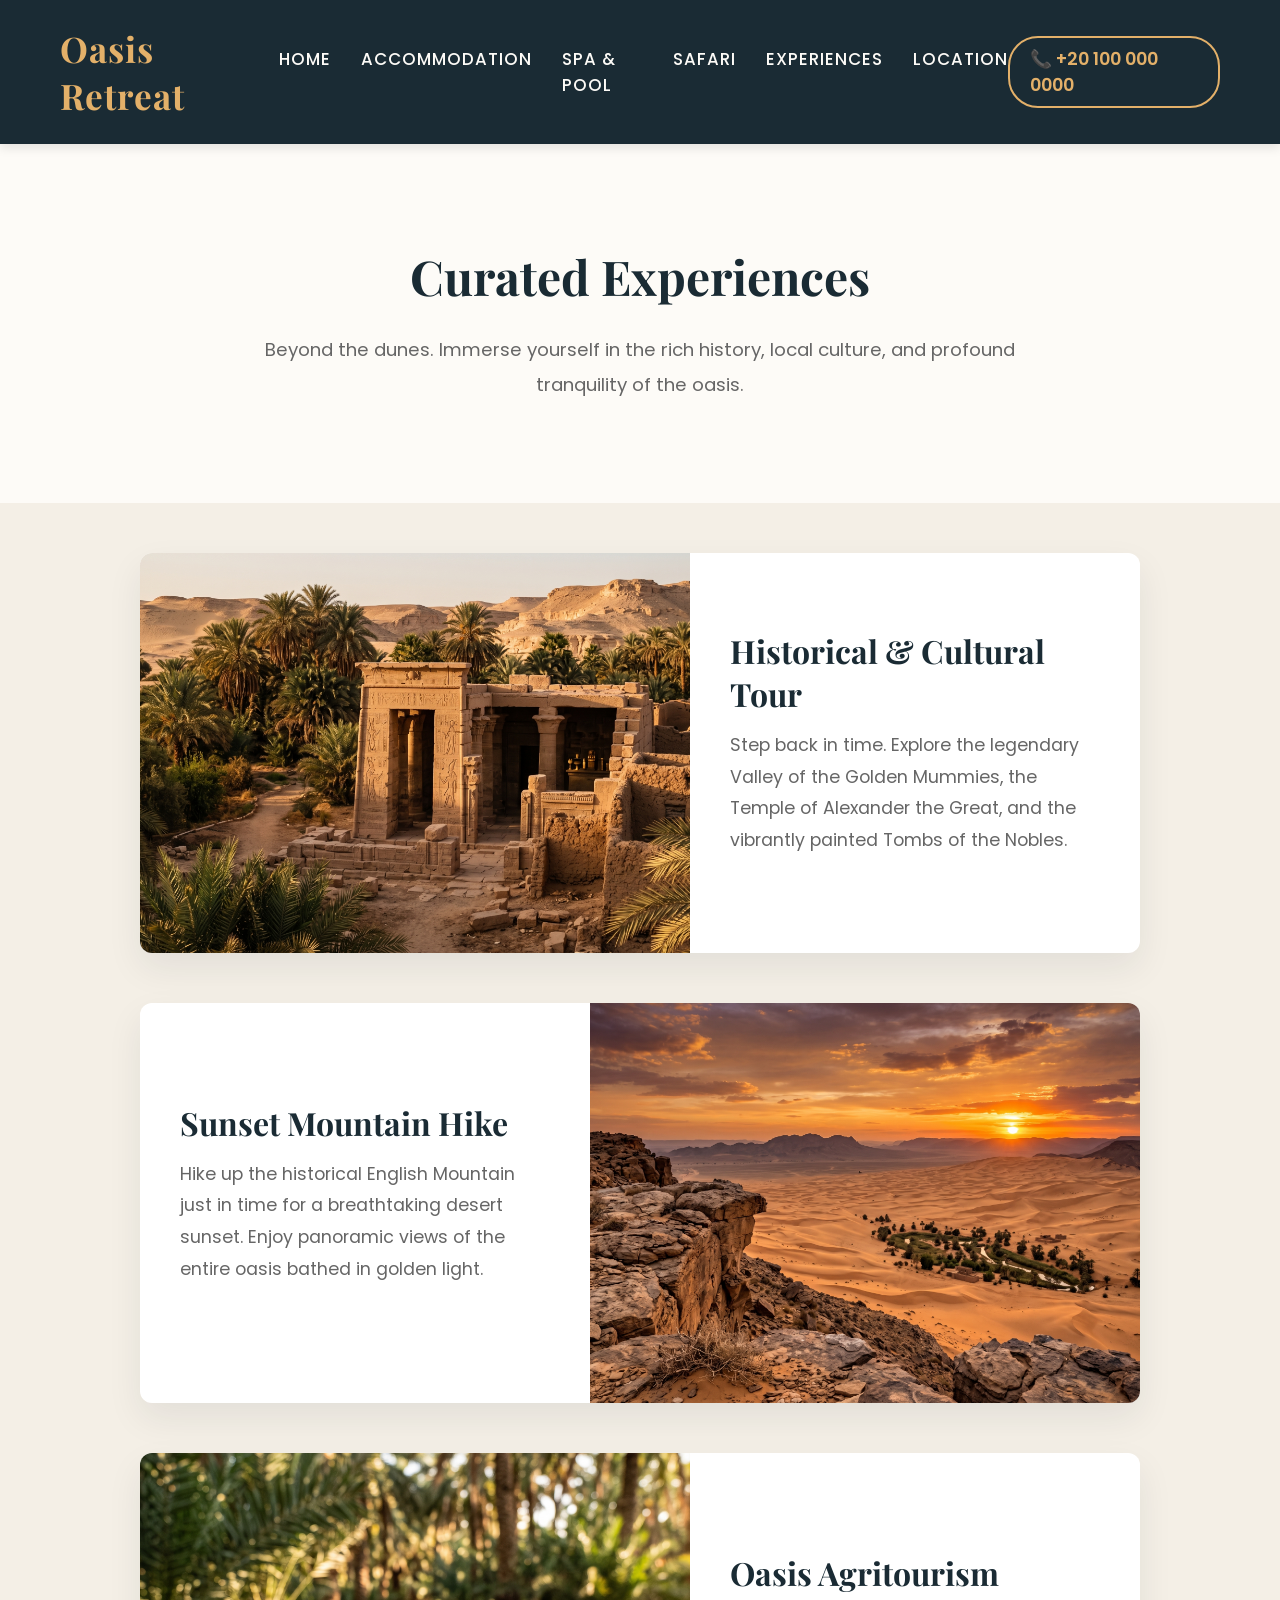
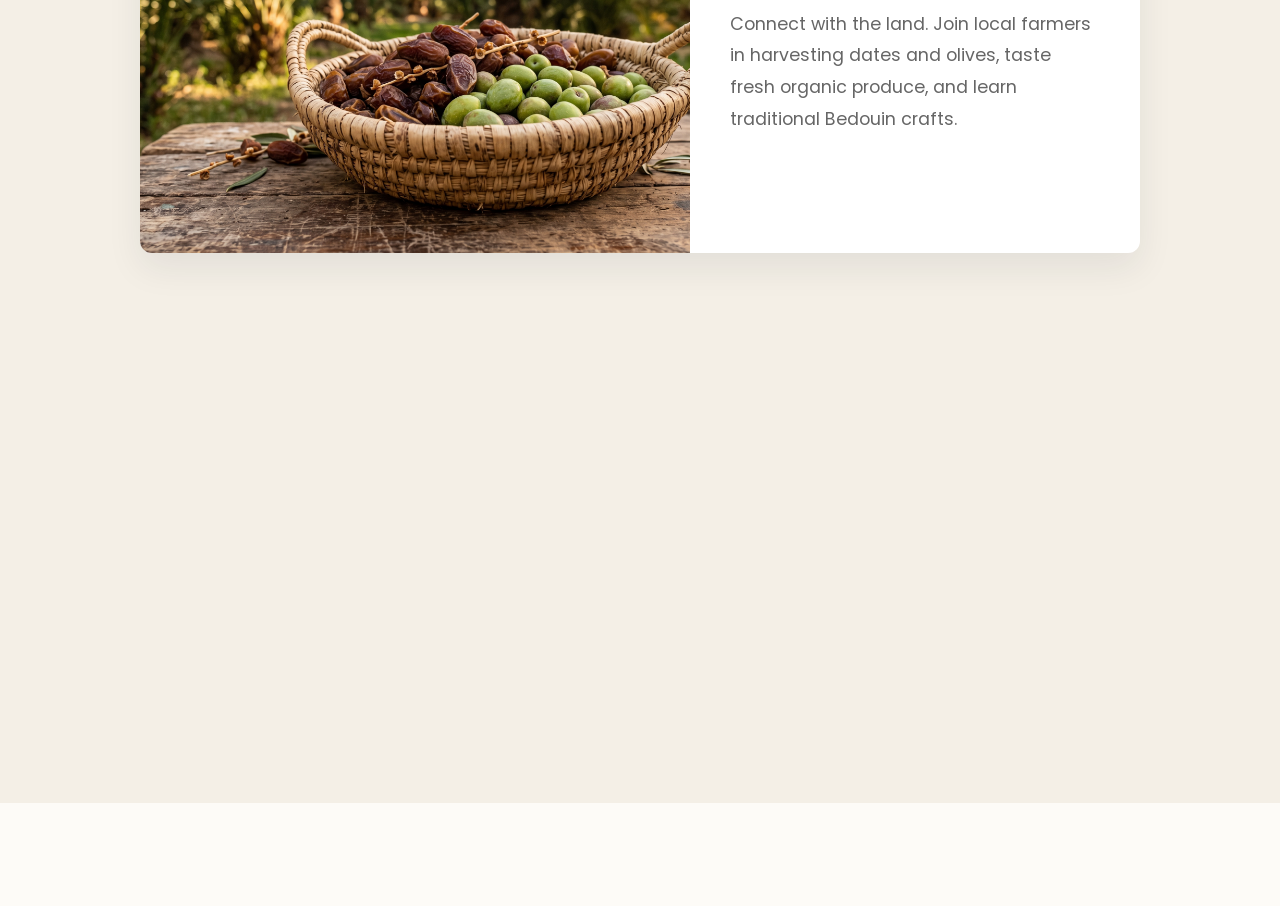
<file: experiences.html>
<!DOCTYPE html>
<html lang="en">
<head>
    <meta charset="UTF-8">
    <meta name="viewport" content="width=device-width, initial-scale=1.0">
    <meta name="description" content="Discover historical tours, mountain hikes, agritourism, and yoga in the Egyptian Bahariya Oasis.">
    <title>Experiences - Oasis Retreat</title>
    
    <link href="https://unpkg.com/aos@2.3.1/dist/aos.css" rel="stylesheet">
    <link rel="stylesheet" href="style.css">
</head>
<body>

    <!-- Header Navigation -->
    <header data-aos="fade-down" data-aos-duration="800">
        <div class="logo">Oasis Retreat</div>
        <nav>
            <ul>
                <li><a href="index.html">Home</a></li>
                <li><a href="rooms.html">Accommodation</a></li>
                <li><a href="wellness.html">Spa & Pool</a></li>
                <li><a href="activities.html">Safari</a></li>
                <li><a href="experiences.html">Experiences</a></li>
                <li><a href="location.html">Location</a></li>
            </ul>
        </nav>
        <div class="header-phone">
            <a href="tel:+201000000000">📞 +20 100 000 0000</a>
        </div>
    </header>

    <!-- Page Header -->
    <section class="section" style="padding-bottom: 40px;">
        <h1 class="section-title" data-aos="fade-up">Curated Experiences</h1>
        <p class="section-subtitle" data-aos="fade-up" data-aos-delay="200">Beyond the dunes. Immerse yourself in the rich history, local culture, and profound tranquility of the oasis.</p>
    </section>

    <!-- Experiences Sections -->
    <section class="section" style="background-color: #F4EFE6; padding-top: 50px;">
        <div class="card-container" style="flex-direction: column; align-items: center; gap: 50px;">
            
            <!-- History Tour -->
            <div class="card" data-aos="fade-right" data-aos-duration="1000" style="width: 1000px; display: flex; flex-direction: row; align-items: center;">
                <img src="Images/history.jpg" alt="Valley of the Golden Mummies" style="width: 55%; height: 400px; object-fit: cover;">
                <div class="card-content" style="width: 45%; padding: 40px; text-align: left;">
                    <h2 style="color: #1A2B34; font-size: 2rem; margin-bottom: 15px; font-family: 'Playfair Display', serif;">Historical & Cultural Tour</h2>
                    <p style="color: #666666; font-size: 1.1rem; line-height: 1.8; margin-bottom: 20px;">
                        Step back in time. Explore the legendary Valley of the Golden Mummies, the Temple of Alexander the Great, and the vibrantly painted Tombs of the Nobles.
                    </p>
                </div>
            </div>

            <!-- Mountain Hike -->
            <div class="card" data-aos="fade-left" data-aos-duration="1000" style="width: 1000px; display: flex; flex-direction: row-reverse; align-items: center;">
                <img src="Images/hike.jpg" alt="Sunset Mountain Hike" style="width: 55%; height: 400px; object-fit: cover;">
                <div class="card-content" style="width: 45%; padding: 40px; text-align: left;">
                    <h2 style="color: #1A2B34; font-size: 2rem; margin-bottom: 15px; font-family: 'Playfair Display', serif;">Sunset Mountain Hike</h2>
                    <p style="color: #666666; font-size: 1.1rem; line-height: 1.8; margin-bottom: 20px;">
                        Hike up the historical English Mountain just in time for a breathtaking desert sunset. Enjoy panoramic views of the entire oasis bathed in golden light.
                    </p>
                </div>
            </div>

            <!-- Agritourism -->
            <div class="card" data-aos="fade-right" data-aos-duration="1000" style="width: 1000px; display: flex; flex-direction: row; align-items: center;">
                <img src="Images/agritourism.jpg" alt="Oasis Agritourism" style="width: 55%; height: 400px; object-fit: cover;">
                <div class="card-content" style="width: 45%; padding: 40px; text-align: left;">
                    <h2 style="color: #1A2B34; font-size: 2rem; margin-bottom: 15px; font-family: 'Playfair Display', serif;">Oasis Agritourism</h2>
                    <p style="color: #666666; font-size: 1.1rem; line-height: 1.8; margin-bottom: 20px;">
                        Connect with the land. Join local farmers in harvesting dates and olives, taste fresh organic produce, and learn traditional Bedouin crafts.
                    </p>
                </div>
            </div>

            <!-- Yoga & Meditation -->
            <div class="card" data-aos="fade-left" data-aos-duration="1000" style="width: 1000px; display: flex; flex-direction: row-reverse; align-items: center;">
                <img src="Images/yoga.jpg" alt="Desert Yoga" style="width: 55%; height: 400px; object-fit: cover;">
                <div class="card-content" style="width: 45%; padding: 40px; text-align: left;">
                    <h2 style="color: #1A2B34; font-size: 2rem; margin-bottom: 15px; font-family: 'Playfair Display', serif;">Desert Yoga & Healing</h2>
                    <p style="color: #666666; font-size: 1.1rem; line-height: 1.8; margin-bottom: 20px;">
                        Find your inner peace in the profound silence of the desert. We offer sunrise yoga sessions on the dunes and guided meditations featuring traditional sound healing.
                    </p>
                </div>
            </div>

        </div>
    </section>

    <!-- Footer -->
    <footer data-aos="fade-in">
        <p>&copy; 2026 Oasis Retreat, Bahariya Oasis, Egypt. All rights reserved.</p>
    </footer>

    <!-- Scripts -->
    <script src="https://unpkg.com/aos@2.3.1/dist/aos.js"></script>
    <script>
        AOS.init({ once: true, offset: 100 });
    </script>
</body>
</html>
</file>
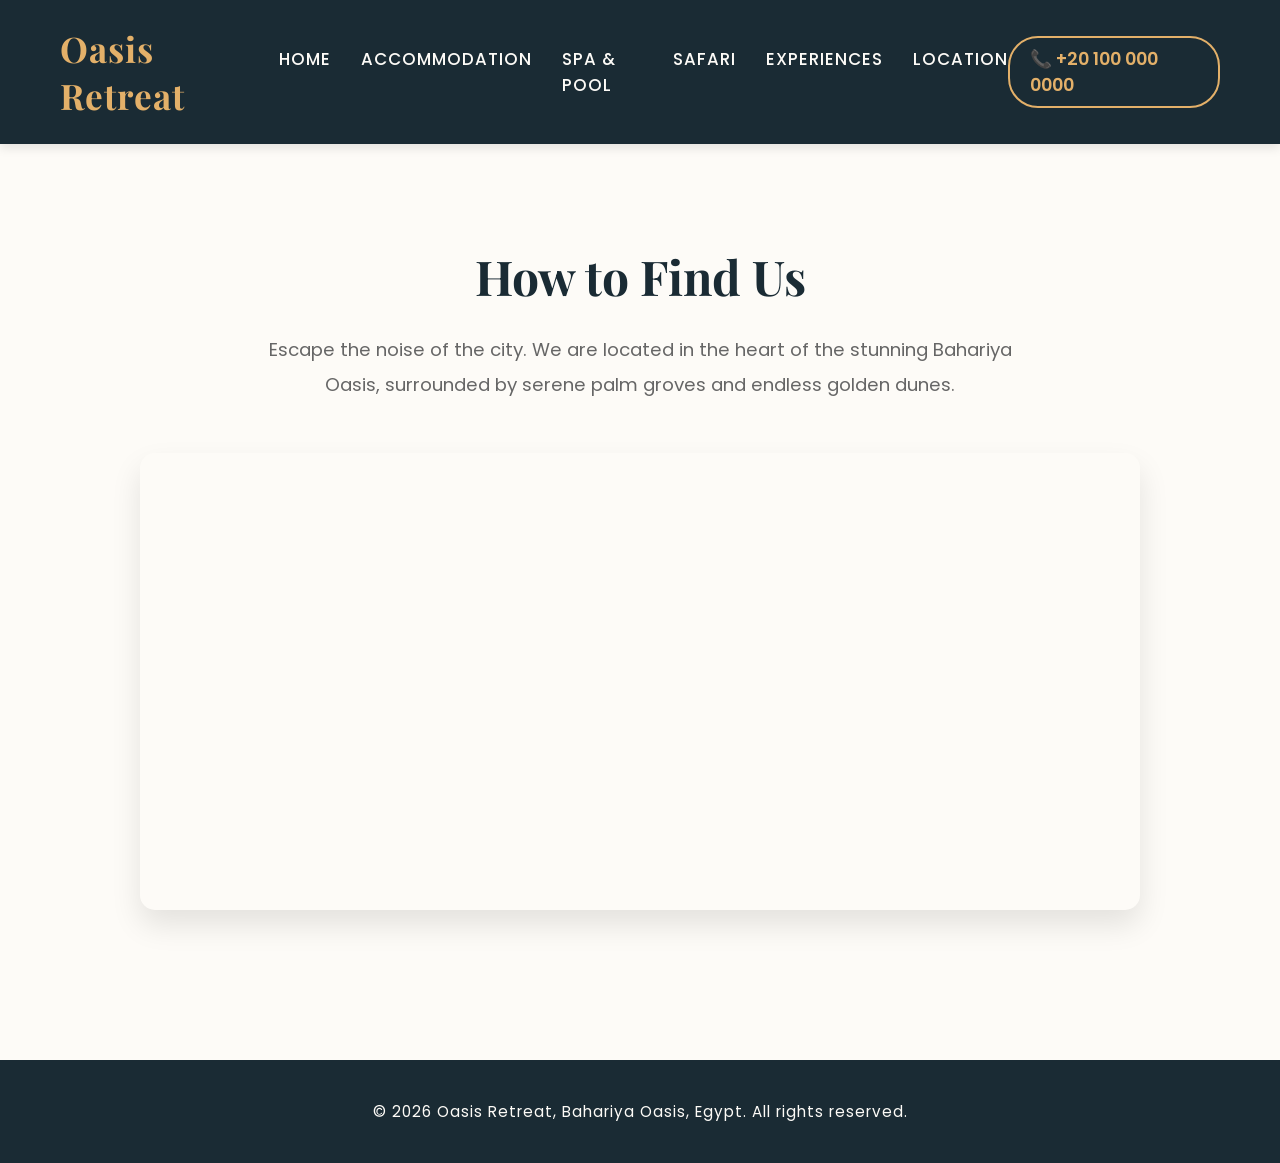
<file: location.html>
<!DOCTYPE html>
<html lang="en">
<head>
    <meta charset="UTF-8">
    <meta name="viewport" content="width=device-width, initial-scale=1.0">
    <meta name="description" content="Find your way to the Oasis Retreat in the heart of the Egyptian Bahariya Oasis.">
    <title>Location - Oasis Retreat</title>
    
    <link href="https://unpkg.com/aos@2.3.1/dist/aos.css" rel="stylesheet">
    <!-- Hena rabatna el CSS 3ashan el shyyaka trg3 tany -->
    <link rel="stylesheet" href="style.css">
</head>
<body>

    <!-- Header Navigation -->
    <header data-aos="fade-down" data-aos-duration="800">
        <div class="logo">Oasis Retreat</div>
        <nav>
            <ul>
                <li><a href="index.html">Home</a></li>
                <li><a href="rooms.html">Accommodation</a></li>
                <li><a href="wellness.html">Spa & Pool</a></li>
                <li><a href="activities.html">Safari</a></li>
                <li><a href="experiences.html">Experiences</a></li>
                <li><a href="location.html">Location</a></li>
            </ul>
        </nav>
        <div class="header-phone">
            <a href="tel:+201000000000">📞 +20 100 000 0000</a>
        </div>
    </header>

    <!-- Location Content -->
    <section class="section" style="padding-top: 100px;">
        <h1 class="section-title" data-aos="fade-up">How to Find Us</h1>
        <p class="section-subtitle" data-aos="fade-up" data-aos-delay="200" style="max-width: 800px; margin: 0 auto;">
            Escape the noise of the city. We are located in the heart of the stunning Bahariya Oasis, surrounded by serene palm groves and endless golden dunes. 
        </p>

        <!-- Google Maps Embed -->
        <div style="max-width: 1000px; margin: 50px auto; border-radius: 15px; overflow: hidden; box-shadow: 0 15px 30px rgba(0,0,0,0.1);" data-aos="zoom-in" data-aos-duration="1000">
            <iframe src="https://www.google.com/maps/embed?pb=!1m18!1m12!1m3!1d113400.99963836376!2d28.841285250428574!3d28.344498335898083!2m3!1f0!2f0!3f0!3m2!1i1024!2i768!4f13.1!3m3!1m2!1s0x144b67876878b309%3A0x6e8e8e72c83c5011!2sBahariya%20Oasis!5e0!3m2!1sen!2seg!4v1716301234567!5m2!1sen!2seg" width="100%" height="450" style="border:0;" allowfullscreen="" loading="lazy" referrerpolicy="no-referrer-when-downgrade"></iframe>
        </div>
    </section>

    <!-- Footer -->
    <footer data-aos="fade-in">
        <p>&copy; 2026 Oasis Retreat, Bahariya Oasis, Egypt. All rights reserved.</p>
    </footer>

    <!-- Scripts -->
    <script src="https://unpkg.com/aos@2.3.1/dist/aos.js"></script>
    <script>
        AOS.init({ once: true, offset: 100 });
    </script>
</body>
</html>
</file>
<file: style.css>
/* --- Khotoot Google (Elegant & Modern) --- */
@import url('https://fonts.googleapis.com/css2?family=Playfair+Display:ital,wght@0,500;0,700;1,400&family=Poppins:wght@300;400;500;600&display=swap');

/* --- Tandeef w Alwan Asaseya --- */
* {
    margin: 0;
    padding: 0;
    box-sizing: border-box;
}

body {
    background-color: #FDFBF7; 
    color: #3A3A3A; 
    font-family: 'Poppins', sans-serif; 
}

h1, h2, h3, .logo {
    font-family: 'Playfair Display', serif; 
    color: #1A2B34; 
}

/* --- Header & Navigation --- */
header {
    display: flex;
    justify-content: space-between;
    align-items: center;
    padding: 25px 60px;
    background-color: #1A2B34; 
    color: #FDFBF7;
    box-shadow: 0 4px 10px rgba(0,0,0,0.1); 
}

.logo {
    font-size: 2.2rem;
    font-weight: 700;
    color: #E3B069; 
    letter-spacing: 1px;
}

header nav ul {
    list-style: none;
    display: flex;
    gap: 30px;
}

header nav ul li a {
    color: #FDFBF7;
    text-decoration: none;
    font-weight: 500;
    font-size: 1.05rem;
    transition: color 0.3s, transform 0.3s;
    text-transform: uppercase;
    letter-spacing: 1px;
}

header nav ul li a:hover {
    color: #E3B069; 
}

/* --- Raqm El Telefon Fel Header --- */
.header-phone a {
    color: #E3B069;
    text-decoration: none;
    font-weight: 600;
    font-size: 1.1rem;
    border: 2px solid #E3B069;
    padding: 8px 20px;
    border-radius: 30px;
    transition: all 0.3s ease;
    display: inline-block;
}

.header-phone a:hover {
    background-color: #E3B069;
    color: #1A2B34;
}

/* --- Hero Section --- */
.hero {
    background-size: cover;
    background-position: center;
    height: 90vh;
    display: flex;
    justify-content: center;
    align-items: center;
    text-align: center;
    color: white;
}

.hero-content h1 {
    font-size: 4.5rem;
    margin-bottom: 20px;
    color: white;
    text-shadow: 2px 2px 10px rgba(0,0,0,0.6);
}

.hero-content p {
    font-size: 1.4rem;
    margin-bottom: 40px;
    font-weight: 300;
    text-shadow: 1px 1px 8px rgba(0,0,0,0.6);
}

/* --- Buttons --- */
.btn {
    background-color: #C67A53; 
    color: white;
    padding: 14px 38px;
    text-decoration: none;
    font-size: 1.1rem;
    border-radius: 30px; 
    font-weight: 500;
    text-transform: uppercase;
    letter-spacing: 1px;
    transition: all 0.4s ease;
    display: inline-block;
    border: 2px solid #C67A53;
}

.btn:hover {
    background-color: transparent;
    color: #C67A53; 
}

/* --- Sections --- */
.section {
    padding: 100px 20px;
    text-align: center;
}

.section-title {
    font-size: 3rem;
    margin-bottom: 25px;
}

.section-subtitle {
    max-width: 750px;
    margin: 0 auto 60px auto;
    font-size: 1.15rem;
    line-height: 1.9;
    color: #666666;
}

/* --- Cards --- */
.card-container {
    display: flex;
    justify-content: center;
    gap: 40px;
    flex-wrap: wrap; 
    max-width: 1200px;
    margin: 0 auto;
}

.card {
    background-color: #FFFFFF;
    border-radius: 12px;
    overflow: hidden; 
    box-shadow: 0 15px 35px rgba(26, 43, 52, 0.08); 
    transition: transform 0.4s ease, box-shadow 0.4s ease;
    text-align: left;
}

.card:hover {
    transform: translateY(-12px);
    box-shadow: 0 20px 40px rgba(26, 43, 52, 0.15); 
}

.card img {
    width: 100%;
    object-fit: cover;
}

.card-content {
    padding: 35px;
}

.card-content h3 {
    font-size: 1.6rem;
    margin-bottom: 15px;
    color: #1A2B34;
}

.card-content p {
    color: #666666;
    line-height: 1.7;
    margin-bottom: 25px;
}

/* --- Zorar WhatsApp El 3ayem --- */
.whatsapp-float {
    position: fixed;
    width: 60px;
    height: 60px;
    bottom: 40px;
    right: 40px;
    background-color: #25D366; 
    color: #FFF;
    border-radius: 50px;
    box-shadow: 0 10px 20px rgba(37, 211, 102, 0.3);
    z-index: 1000;
    display: flex;
    justify-content: center;
    align-items: center;
    transition: transform 0.3s ease, box-shadow 0.3s ease;
}

.whatsapp-float:hover {
    transform: scale(1.1); 
    box-shadow: 0 12px 25px rgba(37, 211, 102, 0.5);
}

.whatsapp-icon {
    width: 35px;
    height: 35px;
}

/* --- Footer --- */
footer {
    background-color: #1A2B34;
    color: #FDFBF7;
    text-align: center;
    padding: 40px 20px;
    font-size: 0.95rem;
    letter-spacing: 1px;
}

/* --- Page Transition (Na2la ben el safa7at) --- */
body {
    animation: transitionIn 0.8s ease-out;
}

@keyframes transitionIn {
    from {
        opacity: 0;
        transform: translateY(15px);
    }
    to {
        opacity: 1;
        transform: translateY(0);
    }
}

/* Tazafeet lel nav links 3ashan t-animate lamma tdoos 3aleha */
header nav ul li a {
    position: relative;
}

header nav ul li a::after {
    content: '';
    position: absolute;
    width: 0;
    height: 2px;
    bottom: -5px;
    left: 0;
    background-color: #E3B069;
    transition: width 0.3s ease;
}

header nav ul li a:hover::after {
    width: 100%;
}


/* =======================================================
   Responsive Design (Tasmeem El Mobile w El Tablets)
   ======================================================= */

@media (max-width: 900px) {
    /* Header w Menu */
    header {
        flex-direction: column;
        padding: 15px;
        gap: 15px;
        text-align: center;
    }
    
    header nav ul {
        flex-wrap: wrap;
        justify-content: center;
        gap: 15px;
    }

    /* Hero Section (Awel saf7a) */
    .hero-content h1 {
        font-size: 2.5rem;
    }
    
    .hero-content p {
        font-size: 1.1rem;
        padding: 0 15px;
    }

    /* Sections w Masafat */
    .section {
        padding: 60px 15px;
    }
    
    .section-title {
        font-size: 2.2rem;
    }

    /* Cards (El Koroote) */
    .card {
        width: 100% !important; /* Yemla el shasha kolaha */
        flex-direction: column !important; /* Sora ta7taha el klam */
    }
    
    .card img {
        width: 100% !important;
        height: 250px !important; /* Tas3'er tool el sora */
    }
    
    .card-content {
        width: 100% !important;
        padding: 25px !important;
    }

    /* Zorar El 7agz */
    .card-content div {
        flex-direction: column;
        gap: 15px;
        text-align: center;
    }
}
</file>
